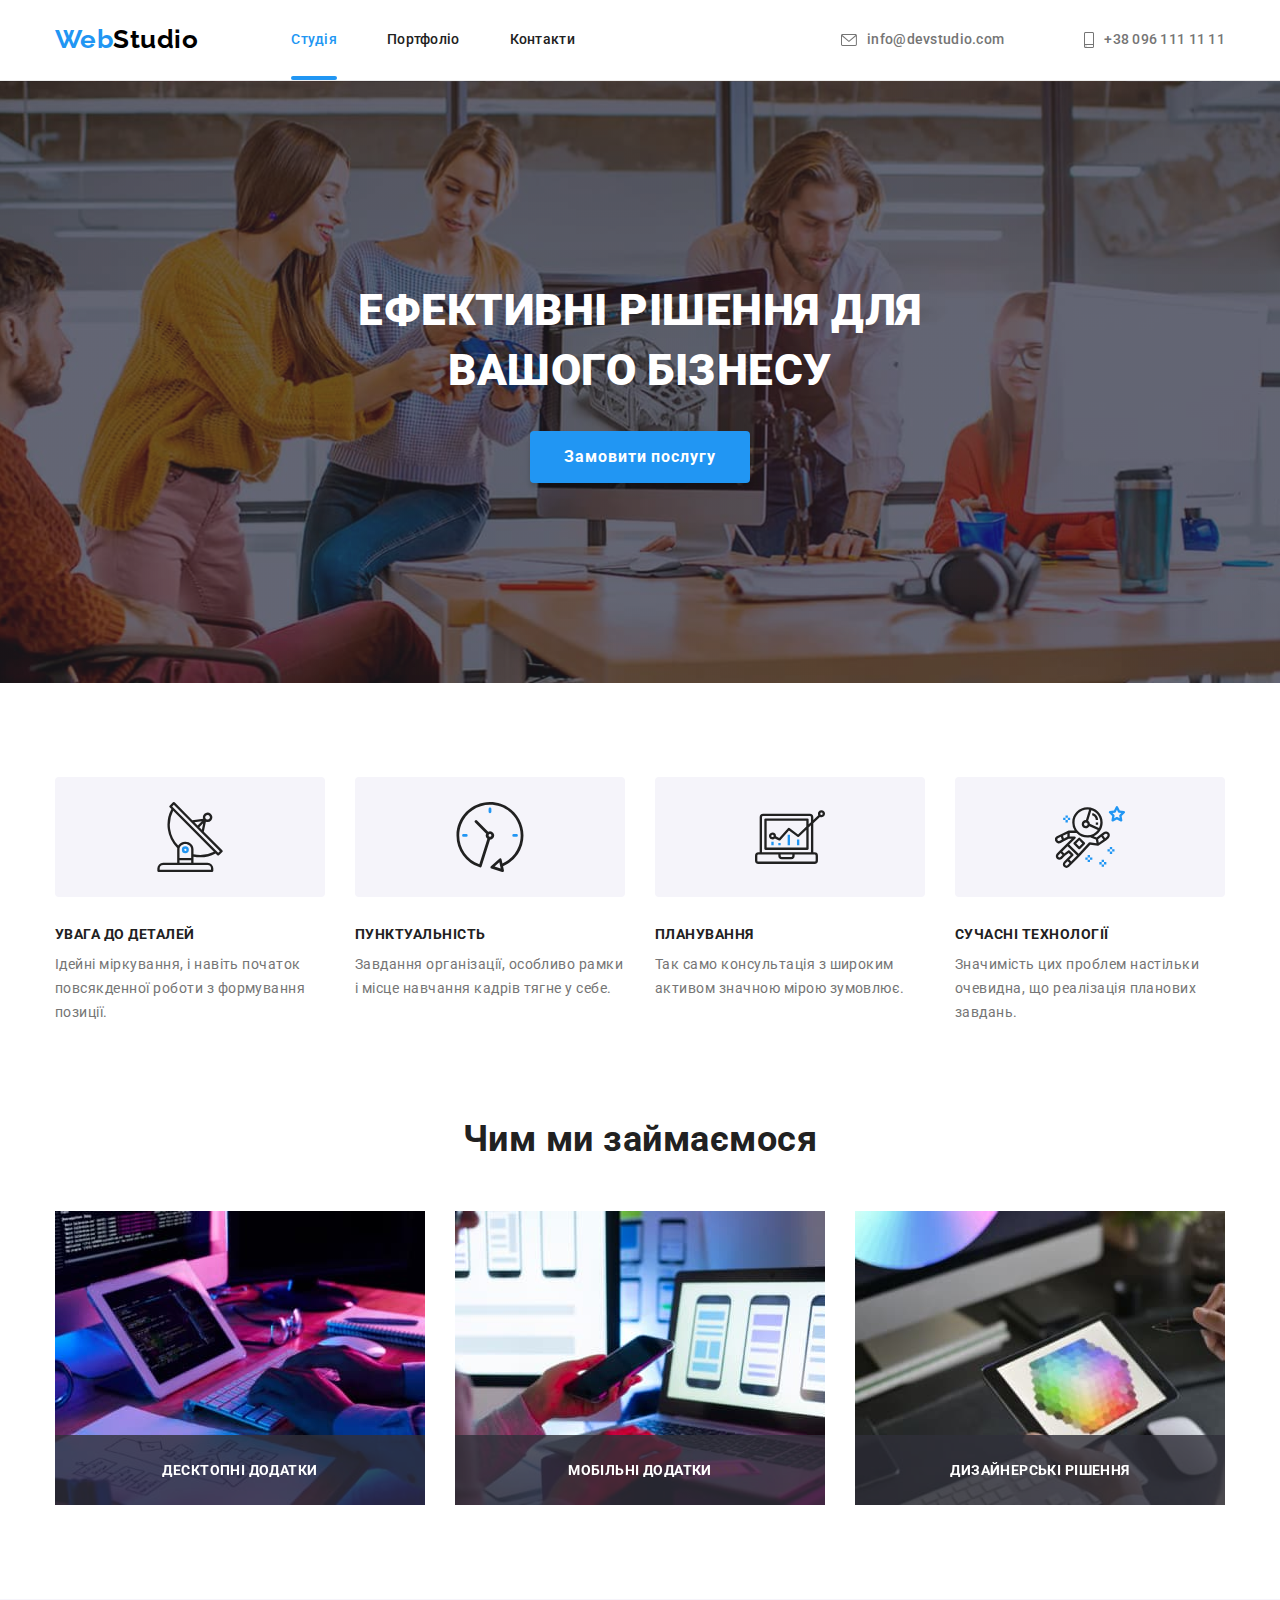
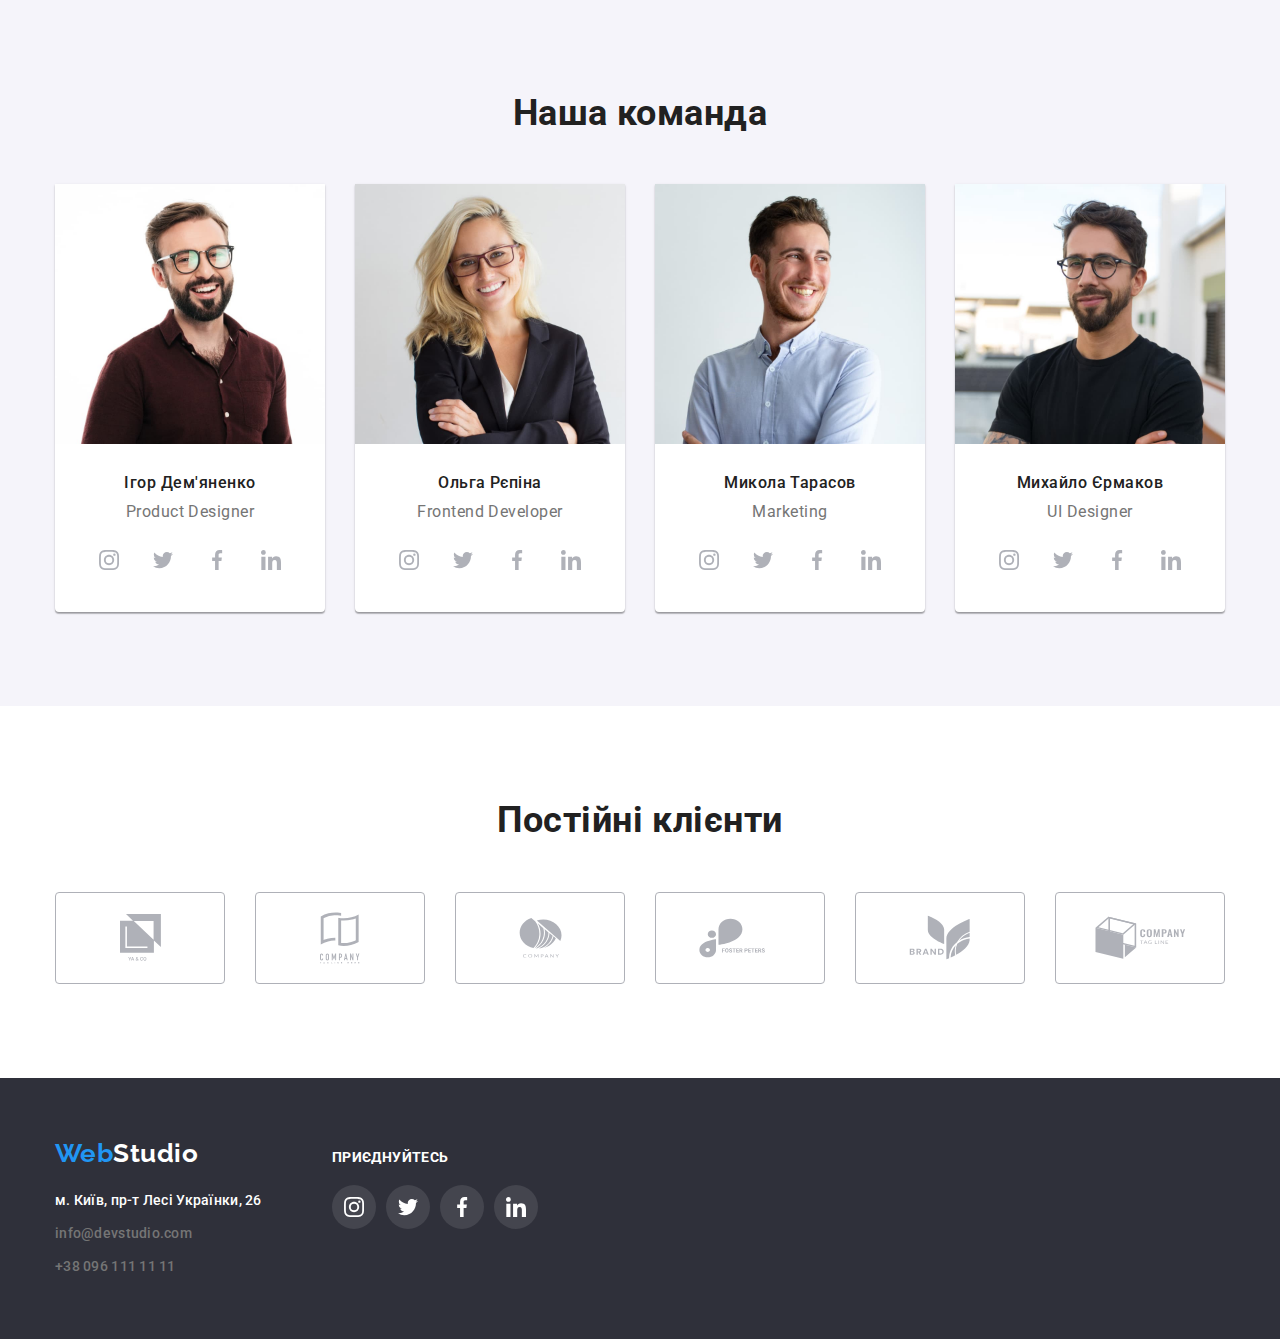
<file: index.html>
<!DOCTYPE html>
<html lang="uk">
  <head>
    <meta charset="UTF-8" />
    <meta http-equiv="X-UA-Compatible" content="IE=edge" />
    <meta name="viewport" content="width=device-width, initial-scale=1.0" />

    <!-- Шрифты -->

    <link rel="preconnect" href="https://fonts.googleapis.com" />
    <link rel="preconnect" href="https://fonts.gstatic.com" crossorigin />
    <link
      href="https://fonts.googleapis.com/css2?family=Roboto:wght@400;500;700;900&display=swap"
      rel="stylesheet"
    />
    <link rel="preconnect" href="https://fonts.googleapis.com" />
    <link rel="preconnect" href="https://fonts.gstatic.com" crossorigin />
    <link
      href="https://fonts.googleapis.com/css2?family=Raleway:wght@700&display=swap"
      rel="stylesheet"
    />

    <!-- Нормализация стилей -->

    <link
      rel="stylesheet"
      href="https://cdnjs.cloudflare.com/ajax/libs/modern-normalize/1.1.0/modern-normalize.min.css"
      integrity="sha512-wpPYUAdjBVSE4KJnH1VR1HeZfpl1ub8YT/NKx4PuQ5NmX2tKuGu6U/JRp5y+Y8XG2tV+wKQpNHVUX03MfMFn9Q=="
      crossorigin="anonymous"
      referrerpolicy="no-referrer"
    />

    <!-- Стили -->
    <link
      rel="stylesheet"
      href="https://cdnjs.cloudflare.com/ajax/libs/modern-normalize/1.0.0/modern-normalize.min.css"
    />
    <link rel="stylesheet" href="./CSS/styles.css" />

    <title>Main-Page</title>
  </head>

  <body>
    <header class="page-header">
      <div class="conteiner">
        <div class="header-content">
          <nav class="nav-main">
            <a class="logo" href="./index.html"> <span class="accent">Web</span>Studio</a>

            <ul class="navigation-list list">
              <li class="item">
                <a class="link object-hover accent menu-item menu-link-active" href="./index.html"
                  >Студія</a
                >
              </li>
              <li class="item">
                <a
                  class="link object-hover menu-item menu-link"
                  target="_blank"
                  href="./portfolio.html"
                  >Портфоліо</a
                >
              </li>
              <li class="item">
                <a class="link object-hover menu-item menu-link" href="#">Контакти</a>
              </li>
            </ul>
          </nav>

          <ul class="contacts list">
            <li class="item">
              <a
                href="mailto:info@devstudio.com"
                class="link secondary-color object-hover menu-item"
              >
                <svg class="icon-mail" width="16" height="12">
                  <use href="./images/symbol-defs.svg#icon-mail"></use>
                </svg>
                info@devstudio.com</a
              >
            </li>
            <li class="item">
              <a class="link secondary-color object-hover menu-item" href="tel:380961111111">
                <svg class="icon-phone" width="10" height="16">
                  <use href="./images/symbol-defs.svg#icon-phone"></use>
                </svg>
                +38 096 111 11 11</a
              >
            </li>
          </ul>
        </div>
      </div>
    </header>

    <main>
      <!-- Заказать услугу -->

      <section class="solutions">
        <div class="conteiner">
          <h1 class="solutions-title">Ефективні рішення для вашого бізнесу</h1>
          <button data-modal-open class="primary-button" type="button">Замовити послугу</button>
        </div>

        <!-- Бэкдроп + модалка -->
        <div class="backdrop is-hidden" data-modal>
          <div class="modal">
            <button data-modal-close type="button" class="modal-close-btn">
              <svg class="modal-close-icon" width="18" heigth="18">
                <use href="./images/symbol-defs.svg#icon-close"></use>
              </svg>
            </button>
          </div>
        </div>
      </section>

      <!-- Наши особенности -->

      <section class="properties-section">
        <div class="conteiner">
          <h2 class="visually-hidden">Наші особливості</h2>
          <ul class="properties list">
            <li class="item">
              <div class="prop-icon">
                <svg width="70" height="70">
                  <use href="./images/symbol-defs.svg#icon-antenna"></use>
                </svg>
              </div>

              <h3 class="properties-title">Увага до деталей</h3>
              <p class="properties-description">
                Ідейні міркування, і навіть початок повсякденної роботи з формування позиції.
              </p>
            </li>
            <li class="item">
              <div class="prop-icon">
                <svg width="70" height="70">
                  <use href="./images/symbol-defs.svg#icon-clock"></use>
                </svg>
              </div>

              <h3 class="properties-title">Пунктуальність</h3>
              <p class="properties-description">
                Завдання організації, особливо рамки і місце навчання кадрів тягне у себе.
              </p>
            </li>
            <li class="item">
              <div class="prop-icon">
                <svg width="70" height="70">
                  <use href="./images/symbol-defs.svg#icon-diagram"></use>
                </svg>
              </div>

              <h3 class="properties-title">Планування</h3>
              <p class="properties-description">
                Так само консультація з широким активом значною мірою зумовлює.
              </p>
            </li>
            <li class="item">
              <div class="prop-icon">
                <svg width="70" height="70">
                  <use href="./images/symbol-defs.svg#icon-astronaut"></use>
                </svg>
              </div>
              <h3 class="properties-title">Сучасні Технології</h3>
              <p class="properties-description">
                Значимість цих проблем настільки очевидна, що реалізація планових завдань.
              </p>
            </li>
          </ul>
        </div>
      </section>

      <!-- Чем занимается компания  -->

      <section class="services">
        <div class="conteiner">
          <h2 class="services-title">Чим ми займаємося</h2>
          <ul class="services-list list">
            <li class="item">
              <div class="services-image">
                <img src="images/img2.jpg" alt="Написання коду" width="370" height="294" />
                <div class="services-label">
                  <span class="label-description">Десктопні додатки</span>
                </div>
              </div>
            </li>
            <li class="item">
              <div class="services-image">
                <img src="images/img3.jpg" alt="Ноутбук з розміткою" width="370" height="294" />
                <div class="services-label">
                  <span class="label-description">Мобільні додатки</span>
                </div>
              </div>
            </li>
            <li class="item">
              <div class="services-image">
                <img src="images/img1.jpg" alt="Планшет" width="370" height="294" />
                <div class="services-label">
                  <span class="label-description">Дизайнерські рішення</span>
                </div>
              </div>
            </li>
          </ul>
        </div>
      </section>

      <!-- Команда -->

      <section class="team">
        <div class="conteiner">
          <h2 class="team-title">Наша команда</h2>
          <ul class="team-list list">
            <li class="item">
              <img src="images/team_card1.jpg" alt="Ігор Дем'яненко" height="260" width="270" />
              <div class="team-card-description">
                <h3 class="team-member-name">Ігор Дем'яненко</h3>
                <p class="job-title">Product Designer</p>
                <ul class="list join-us-list">
                  <li>
                    <a class="link ellipse" href="#">
                      <svg class="icon" width="20" height="20">
                        <use href="./images/symbol-defs.svg#icon-instagram"></use>
                      </svg>
                    </a>
                  </li>
                  <li>
                    <a class="link ellipse" href="#">
                      <svg class="" width="20" height="20">
                        <use href="./images/symbol-defs.svg#icon-twitter"></use>
                      </svg>
                    </a>
                  </li>
                  <li>
                    <a class="link ellipse" href="#">
                      <svg class="" width="20" height="20">
                        <use href="./images/symbol-defs.svg#icon-facebook"></use>
                      </svg>
                    </a>
                  </li>
                  <li>
                    <a class="link ellipse" href="#">
                      <svg class="" width="20" height="20">
                        <use href="./images/symbol-defs.svg#icon-linkedin"></use>
                      </svg>
                    </a>
                  </li>
                </ul>
              </div>
            </li>
            <li class="item">
              <img src="images/team_card2.jpg" alt="Ольга Рєпіна" height="260" width="270" />
              <div class="team-card-description">
                <h3 class="team-member-name">Ольга Рєпіна</h3>
                <p class="job-title">Frontend Developer</p>
              </div>
              <div class="team-card-social-links">
                <ul class="list join-us-list">
                  <li>
                    <a class="link ellipse" href="#">
                      <svg class="icon" width="20" height="20">
                        <use href="./images/symbol-defs.svg#icon-instagram"></use>
                      </svg>
                    </a>
                  </li>
                  <li>
                    <a class="link ellipse" href="#">
                      <svg class="" width="20" height="20">
                        <use href="./images/symbol-defs.svg#icon-twitter"></use>
                      </svg>
                    </a>
                  </li>
                  <li>
                    <a class="link ellipse" href="#">
                      <svg class="" width="20" height="20">
                        <use href="./images/symbol-defs.svg#icon-facebook"></use>
                      </svg>
                    </a>
                  </li>
                  <li>
                    <a class="link ellipse" href="#">
                      <svg class="" width="20" height="20">
                        <use href="./images/symbol-defs.svg#icon-linkedin"></use>
                      </svg>
                    </a>
                  </li>
                </ul>
              </div>
            </li>
            <li class="item">
              <img src="images/team_card3.jpg" alt="Микола Тарасов" height="260" width="270" />
              <div class="team-card-description">
                <h3 class="team-member-name">Микола Тарасов</h3>
                <p class="job-title">Marketing</p>
              </div>
              <div class="team-card-social-links">
                <ul class="list join-us-list">
                  <li>
                    <a class="link ellipse" href="#">
                      <svg class="icon" width="20" height="20">
                        <use href="./images/symbol-defs.svg#icon-instagram"></use>
                      </svg>
                    </a>
                  </li>
                  <li>
                    <a class="link ellipse" href="#">
                      <svg class="" width="20" height="20">
                        <use href="./images/symbol-defs.svg#icon-twitter"></use>
                      </svg>
                    </a>
                  </li>
                  <li>
                    <a class="link ellipse" href="#">
                      <svg class="" width="20" height="20">
                        <use href="./images/symbol-defs.svg#icon-facebook"></use>
                      </svg>
                    </a>
                  </li>
                  <li>
                    <a class="link ellipse" href="#">
                      <svg class="" width="20" height="20">
                        <use href="./images/symbol-defs.svg#icon-linkedin"></use>
                      </svg>
                    </a>
                  </li>
                </ul>
              </div>
            </li>
            <li class="item">
              <img src="images/team_card4.jpg" alt="Михайло Єрмаков" height="260" width="270" />
              <div class="team-card-description">
                <h3 class="team-member-name">Михайло Єрмаков</h3>
                <p class="job-title">UI Designer</p>
              </div>
              <div class="team-card-social-links">
                <ul class="list join-us-list">
                  <li>
                    <a class="link ellipse" href="#">
                      <svg class="icon" width="20" height="20">
                        <use href="./images/symbol-defs.svg#icon-instagram"></use>
                      </svg>
                    </a>
                  </li>
                  <li>
                    <a class="link ellipse" href="#">
                      <svg class="" width="20" height="20">
                        <use href="./images/symbol-defs.svg#icon-twitter"></use>
                      </svg>
                    </a>
                  </li>
                  <li>
                    <a class="link ellipse" href="#">
                      <svg class="icon" width="20" height="20">
                        <use href="./images/symbol-defs.svg#icon-facebook"></use>
                      </svg>
                    </a>
                  </li>
                  <li>
                    <a class="link ellipse" href="#">
                      <svg class="" width="20" height="20">
                        <use href="./images/symbol-defs.svg#icon-linkedin"></use>
                      </svg>
                    </a>
                  </li>
                </ul>
              </div>
            </li>
          </ul>
        </div>
      </section>

      <!-- Clients -->

      <section class="clients-section">
        <div class="conteiner">
          <h2 class="clients-title">Постійні клієнти</h2>
          <ul class="list clients-list">
            <li class="client-card">
              <a class="icon" href="#">
                <svg class="" width="41" height="47">
                  <use href="./images/symbol-defs.svg#icon-company1"></use>
                </svg>
              </a>
            </li>
            <li class="client-card">
              <a class="icon" href="#">
                <svg class="" width="40" height="52">
                  <use href="./images/symbol-defs.svg#icon-company2"></use>
                </svg>
              </a>
            </li>
            <li class="client-card">
              <a class="icon" href="#">
                <svg class="" width="43" height="41">
                  <use href="./images/symbol-defs.svg#icon-company3"></use>
                </svg>
              </a>
            </li>
            <li class="client-card">
              <a class="icon" href="#">
                <svg class="" width="84" height="40">
                  <use href="./images/symbol-defs.svg#icon-company4"></use>
                </svg>
              </a>
            </li>
            <li class="client-card">
              <a class="icon" href="#">
                <svg class="" width="62" height="45">
                  <use href="./images/symbol-defs.svg#icon-company5"></use>
                </svg>
              </a>
            </li>
            <li class="client-card">
              <a class="icon" href="#">
                <svg class="" width="93" height="43">
                  <use href="./images/symbol-defs.svg#icon-company6"></use>
                </svg>
              </a>
            </li>
          </ul>
        </div>
      </section>
    </main>

    <!-- Футер -->

    <footer class="page-footer">
      <div class="conteiner footer-box">
        <div class="">
          <a class="footer-logo" href="./index.html"><span class="accent">Web</span>Studio</a>
          <address>
            <ul class="footer-list list">
              <li class="item">
                <a
                  class="link adress footer-links"
                  href="https://goo.gl/maps/vd1wUgFahHGeQAre9"
                  target="_blank"
                  rel="noreferrer noopener nofollow"
                  >м. Київ, пр-т Лесі Українки, 26</a
                >
              </li>
              <li class="item">
                <a
                  class="link secondary-color object-hover footer-links"
                  href="mailto:info@devstudio.com"
                  >info@devstudio.com</a
                >
              </li>
              <li class="item">
                <a class="link secondary-color object-hover footer-links" href="tel:380961111111"
                  >+38 096 111 11 11</a
                >
              </li>
            </ul>
          </address>
        </div>
        <div class="social-links">
          <p class="join-title">приєднуйтесь</p>
          <ul class="list footer-join-us-list">
            <li>
              <a class="link ellipse" href="#">
                <svg class="icon" width="20" height="20">
                  <use href="./images/symbol-defs.svg#icon-instagram"></use>
                </svg>
              </a>
            </li>
            <li>
              <a class="link ellipse" href="#">
                <svg class="" width="20" height="20">
                  <use href="./images/symbol-defs.svg#icon-twitter"></use>
                </svg>
              </a>
            </li>
            <li>
              <a class="link ellipse" href="#">
                <svg class="" width="20" height="20">
                  <use href="./images/symbol-defs.svg#icon-facebook"></use>
                </svg>
              </a>
            </li>
            <li>
              <a class="link ellipse" href="#">
                <svg class="" width="20" height="20">
                  <use href="./images/symbol-defs.svg#icon-linkedin"></use>
                </svg>
              </a>
            </li>
          </ul>
        </div>
      </div>
    </footer>
    <script src="./js/modal.js"></script>
  </body>
</html>
</file>
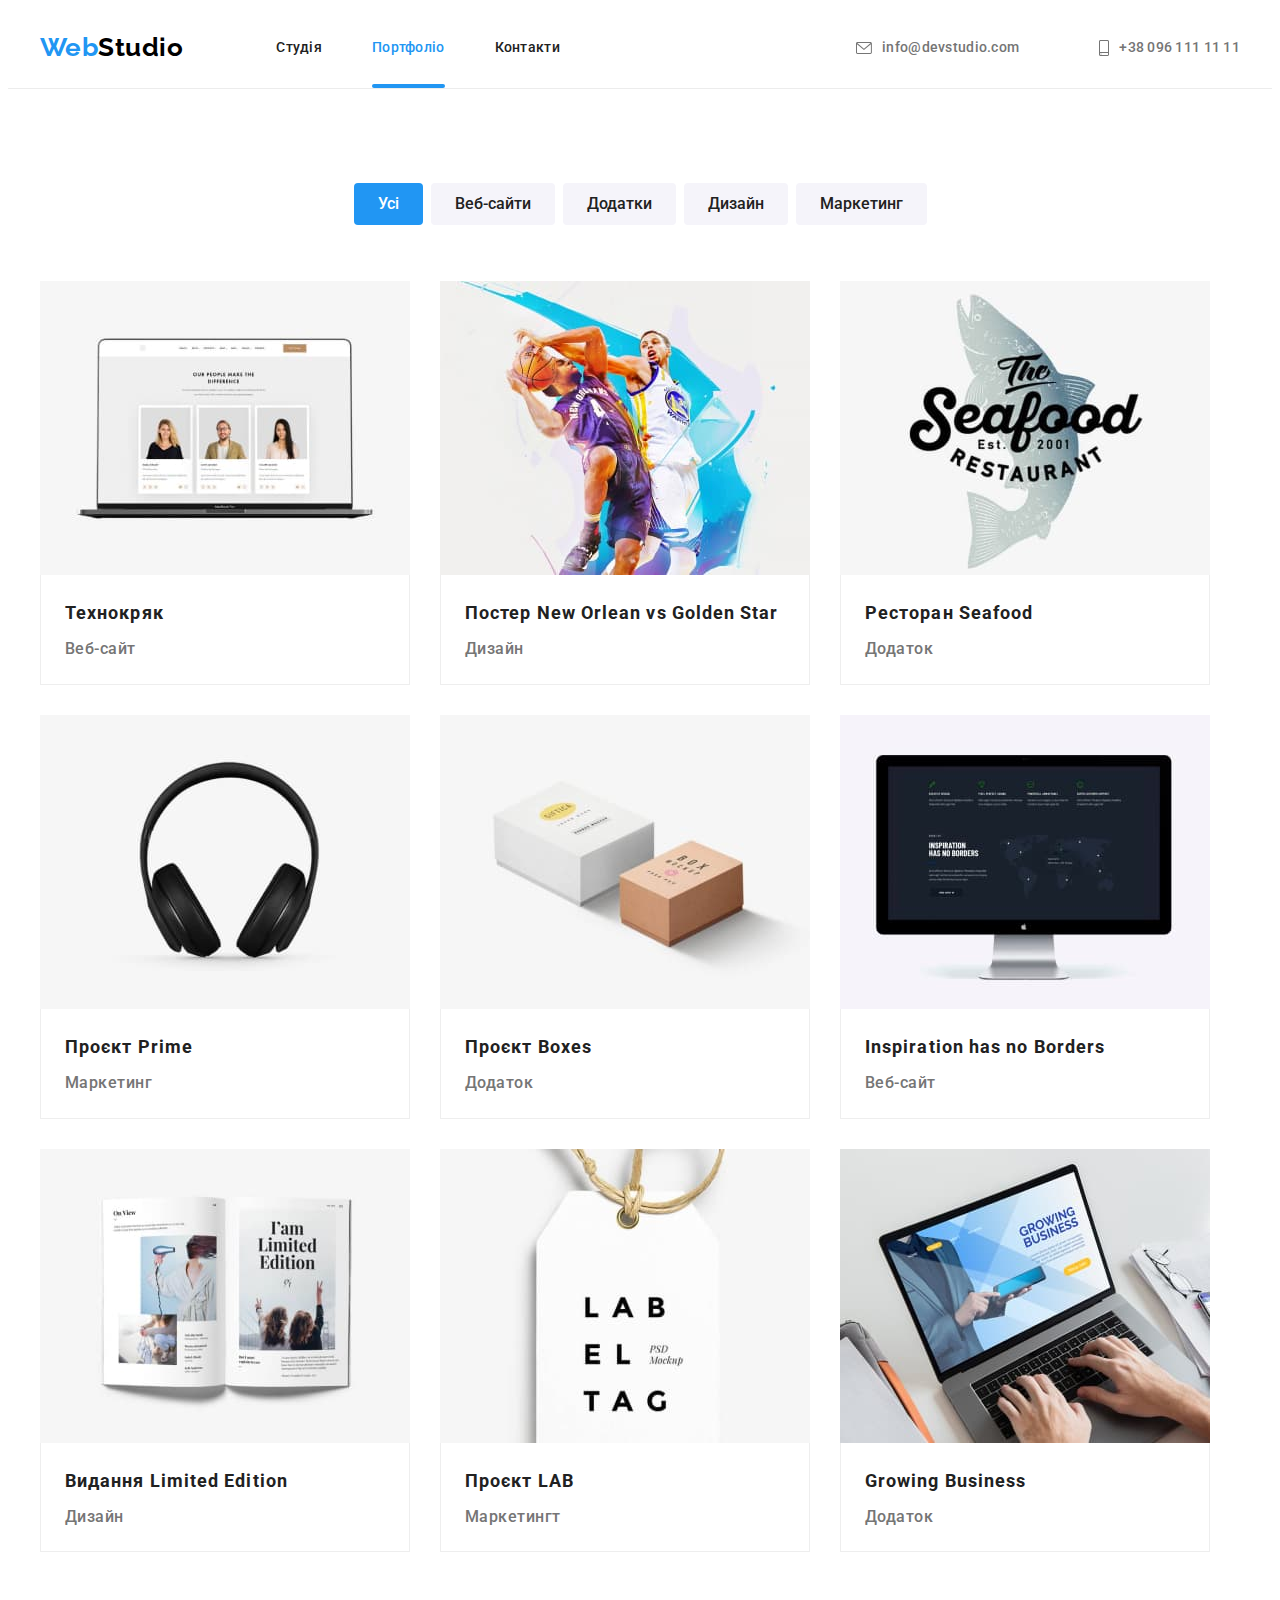
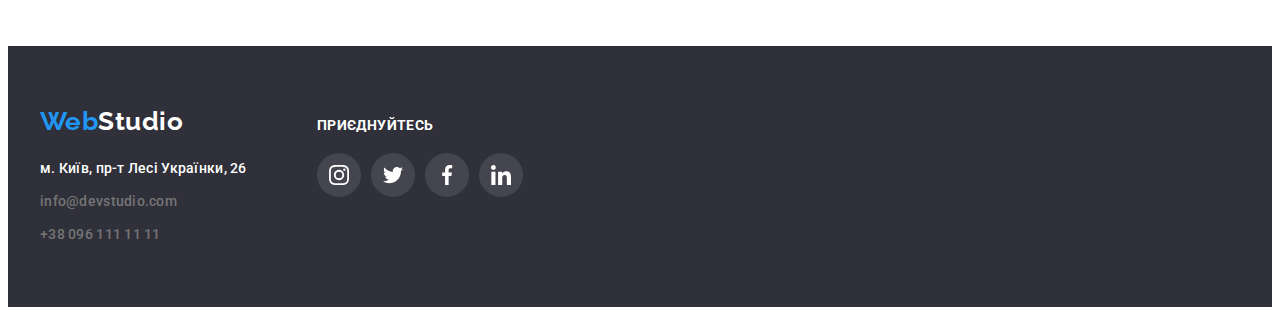
<file: portfolio.html>
<!DOCTYPE html>
<html lang="uk">
  <head>
    <meta charset="UTF-8" />
    <meta http-equiv="X-UA-Compatible" content="IE=edge" />
    <meta name="viewport" content="width=device-width, initial-scale=1.0" />

    <!-- Шрифты -->

    <link rel="preconnect" href="https://fonts.googleapis.com" />
    <link rel="preconnect" href="https://fonts.gstatic.com" crossorigin />
    <link
      href="https://fonts.googleapis.com/css2?family=Roboto:wght@400;500;700;900&display=swap"
      rel="stylesheet"
    />
    <link rel="preconnect" href="https://fonts.googleapis.com" />
    <link rel="preconnect" href="https://fonts.gstatic.com" crossorigin />
    <link
      href="https://fonts.googleapis.com/css2?family=Raleway:wght@700&display=swap"
      rel="stylesheet"
    />

    <!-- Нормализация стилей -->

    <link
      rel="stylesheet"
      href="https://cdnjs.cloudflare.com/ajax/libs/modern-normalize/1.1.0/modern-normalize.min.css"
      integrity="sha512-wpPYUAdjBVSE4KJnH1VR1HeZfpl1ub8YT/NKx4PuQ5NmX2tKuGu6U/JRp5y+Y8XG2tV+wKQpNHVUX03MfMFn9Q=="
      crossorigin="anonymous"
      referrerpolicy="no-referrer"
    />
    <!-- Стили -->

    <link rel="stylesheet" href="./CSS/styles.css" />
    <title>Portfolio</title>
  </head>

  <body>
    <header class="page-header">
      <div class="conteiner">
        <div class="header-content">
          <nav class="nav-main">
            <a class="logo" href="./index.html"> <span class="accent">Web</span>Studio</a>

            <ul class="navigation-list list">
              <li class="item">
                <a class="link object-hover menu-item menu-link" href="./index.html">Студія</a>
              </li>
              <li class="item">
                <a
                  class="link object-hover accent menu-item menu-link-active"
                  href="./portfolio.html"
                  >Портфоліо</a
                >
              </li>
              <li class="item">
                <a class="link object-hover menu-item menu-link" href="#">Контакти</a>
              </li>
            </ul>
          </nav>

          <ul class="contacts list">
            <li class="item">
              <a
                href="mailto:info@devstudio.com"
                class="link secondary-color object-hover menu-item"
              >
                <svg class="icon-mail" width="16" height="12">
                  <use href="./images/symbol-defs.svg#icon-mail"></use>
                </svg>
                info@devstudio.com</a
              >
            </li>
            <li class="item">
              <a class="link secondary-color object-hover menu-item" href="tel:380961111111">
                <svg class="icon-phone" width="10" height="16">
                  <use href="./images/symbol-defs.svg#icon-phone"></use>
                </svg>
                +38 096 111 11 11</a
              >
            </li>
          </ul>
        </div>
      </div>
    </header>

    <main>
      <section class="projects">
        <div class="conteiner">
          <h1 class="visually-hidden">Наші проєкти</h1>
          <ul class="buttons-list list">
            <li class="menu-button">
              <button class="blue-button button" type="button">Усі</button>
            </li>
            <li class="menu-button">
              <button class="grey-button button" type="button">Веб-сайти</button>
            </li>
            <li class="menu-button">
              <button class="grey-button button" type="button">Додатки</button>
            </li>
            <li class="menu-button">
              <button class="grey-button button" type="button">Дизайн</button>
            </li>
            <li class="menu-button">
              <button class="grey-button button" type="button">Маркетинг</button>
            </li>
          </ul>

          <ul class="projects-list list">
            <li>
              <a class="link item" href="#">
                <div class="project-card">
                  <img src="./images/project1.jpg" alt="Комп'ютер" width="370" height="294" />
                  <div class="card-overlay">
                    <p class="overlay-description">
                      Ресурс пропонує комплексні пропозиції з різним рівнем функціоналу та сервісів.
                      Все це дозволить відвідувачу отримати вичерпні відомості про компанію чи
                      приватну особу.
                    </p>
                  </div>
                </div>
                <div class="card-description">
                  <h2 class="project-title">Технокряк</h2>
                  <p class="projects-description">Веб-сайт</p>
                </div></a
              >
            </li>
            <li>
              <a class="link item" href="#">
                <div class="project-card">
                  <img src="./images/project2.jpg" alt="Комп'ютер" width="370" height="294" />
                  <div class="card-overlay">
                    <p class="overlay-description">
                      Ресурс пропонує комплексні пропозиції з різним рівнем функціоналу та сервісів.
                      Все це дозволить відвідувачу отримати вичерпні відомості про компанію чи
                      приватну особу.
                    </p>
                  </div>
                </div>

                <div class="card-description">
                  <h2 class="project-title">Постер New Orlean vs Golden Star</h2>
                  <p class="projects-description">Дизайн</p>
                </div></a
              >
            </li>
            <li>
              <a class="link item" href="#">
                <div class="project-card">
                  <img src="./images/project3.jpg" alt="Комп'ютер" width="370" height="294" />
                  <div class="card-overlay">
                    <p class="overlay-description">
                      Ресурс пропонує комплексні пропозиції з різним рівнем функціоналу та сервісів.
                      Все це дозволить відвідувачу отримати вичерпні відомості про компанію чи
                      приватну особу.
                    </p>
                  </div>
                </div>
                <div class="card-description">
                  <h2 class="project-title">Ресторан Seafood</h2>
                  <p class="projects-description">Додаток</p>
                </div>
              </a>
            </li>
            <li class="">
              <a class="link item" href="#">
                <div class="project-card">
                  <img src="./images/project4.jpg" alt="Комп'ютер" width="370" height="294" />
                  <div class="card-overlay">
                    <p class="overlay-description">
                      Ресурс пропонує комплексні пропозиції з різним рівнем функціоналу та сервісів.
                      Все це дозволить відвідувачу отримати вичерпні відомості про компанію чи
                      приватну особу.
                    </p>
                  </div>
                </div>
                <div class="card-description">
                  <h2 class="project-title">Проєкт Prime</h2>
                  <p class="projects-description">Маркетинг</p>
                </div></a
              >
            </li>
            <li class="">
              <a class="link item" href="#">
                <div class="project-card">
                  <img src="./images/project5.jpg" alt="Комп'ютер" width="370" height="294" />
                  <div class="card-overlay">
                    <p class="overlay-description">
                      Ресурс пропонує комплексні пропозиції з різним рівнем функціоналу та сервісів.
                      Все це дозволить відвідувачу отримати вичерпні відомості про компанію чи
                      приватну особу.
                    </p>
                  </div>
                </div>
                <div class="card-description">
                  <h2 class="project-title">Проєкт Boxes</h2>
                  <p class="projects-description">Додаток</p>
                </div></a
              >
            </li>
            <li class="">
              <a class="link item" href="#">
                <div class="project-card">
                  <img src="./images/project6.jpg" alt="Комп'ютер" width="370" height="294" />
                  <div class="card-overlay">
                    <p class="overlay-description">
                      Ресурс пропонує комплексні пропозиції з різним рівнем функціоналу та сервісів.
                      Все це дозволить відвідувачу отримати вичерпні відомості про компанію чи
                      приватну особу.
                    </p>
                  </div>
                </div>
                <div class="card-description">
                  <h2 class="project-title">Inspiration has no Borders</h2>
                  <p class="projects-description">Веб-сайт</p>
                </div></a
              >
            </li>
            <li class="">
              <a class="link item" href="#">
                <div class="project-card">
                  <img src="./images/project7.jpg" alt="Комп'ютер" width="370" height="294" />
                  <div class="card-overlay">
                    <p class="overlay-description">
                      Ресурс пропонує комплексні пропозиції з різним рівнем функціоналу та сервісів.
                      Все це дозволить відвідувачу отримати вичерпні відомості про компанію чи
                      приватну особу.
                    </p>
                  </div>
                </div>
                <div class="card-description">
                  <h2 class="project-title">Видання Limited Edition</h2>
                  <p class="projects-description">Дизайн</p>
                </div></a
              >
            </li>
            <li class="">
              <a class="link item" href="#">
                <div class="project-card">
                  <img src="./images/project8.jpg" alt="Комп'ютер" width="370" height="294" />
                  <div class="card-overlay">
                    <p class="overlay-description">
                      Ресурс пропонує комплексні пропозиції з різним рівнем функціоналу та сервісів.
                      Все це дозволить відвідувачу отримати вичерпні відомості про компанію чи
                      приватну особу.
                    </p>
                  </div>
                </div>
                <div class="card-description">
                  <h2 class="project-title">Проєкт LAB</h2>
                  <p class="projects-description">Маркетингт</p>
                </div></a
              >
            </li>
            <li class="">
              <a class="link item" href="#">
                <div class="project-card">
                  <img src="./images/project9.jpg" alt="Комп'ютер" width="370" height="294" />
                  <div class="card-overlay">
                    <p class="overlay-description">
                      Ресурс пропонує комплексні пропозиції з різним рівнем функціоналу та сервісів.
                      Все це дозволить відвідувачу отримати вичерпні відомості про компанію чи
                      приватну особу.
                    </p>
                  </div>
                </div>
                <div class="card-description">
                  <h2 class="project-title">Growing Business</h2>
                  <p class="projects-description">Додаток</p>
                </div></a
              >
            </li>
          </ul>
        </div>
      </section>
    </main>

    <footer class="page-footer">
      <div class="conteiner footer-box">
        <div class="">
          <a class="footer-logo" href="./index.html"><span class="accent">Web</span>Studio</a>
          <address>
            <ul class="footer-list list">
              <li class="item">
                <a
                  class="link adress footer-links"
                  href="https://goo.gl/maps/vd1wUgFahHGeQAre9"
                  target="_blank"
                  rel="noreferrer noopener nofollow"
                  >м. Київ, пр-т Лесі Українки, 26</a
                >
              </li>
              <li class="item">
                <a
                  class="link secondary-color object-hover footer-links"
                  href="mailto:info@devstudio.com"
                  >info@devstudio.com</a
                >
              </li>
              <li class="item">
                <a class="link secondary-color object-hover footer-links" href="tel:380961111111"
                  >+38 096 111 11 11</a
                >
              </li>
            </ul>
          </address>
        </div>
        <div class="social-links">
          <p class="join-title">приєднуйтесь</p>
          <ul class="list footer-join-us-list">
            <li>
              <a class="link ellipse" href="#">
                <svg class="icon" width="20" height="20">
                  <use href="./images/symbol-defs.svg#icon-instagram"></use>
                </svg>
              </a>
            </li>
            <li>
              <a class="link ellipse" href="#">
                <svg class="" width="20" height="20">
                  <use href="./images/symbol-defs.svg#icon-twitter"></use>
                </svg>
              </a>
            </li>
            <li>
              <a class="link ellipse" href="#">
                <svg class="" width="20" height="20">
                  <use href="./images/symbol-defs.svg#icon-facebook"></use>
                </svg>
              </a>
            </li>
            <li>
              <a class="link ellipse" href="#">
                <svg class="" width="20" height="20">
                  <use href="./images/symbol-defs.svg#icon-linkedin"></use>
                </svg>
              </a>
            </li>
          </ul>
        </div>
      </div>
    </footer>
  </body>
</html>
</file>
<file: CSS/styles.css>
:root{
    --accent-color: #2196F3;
    --main-color: #212121;
    --secondary-color:#757575; 
    --button-color:#F5F4FA;
    --button-active-color: #188CE8; 
    --white-color: #FFFFFF;
    --solutions-bg-color: #2F303A;
    --black-color: #000000; 
    --gradient-color:rgba(47, 48, 58, 0.4); 
    --icon-grey-color: #AFB1B8;
}

*:focus {
    outline: none;
}


body {
    color: var(--white-color);
    background-color: var(--white-color);

    font-family: 'Roboto', sans-serif;
    letter-spacing: 0.03em;
}

.page-header{
    border-bottom: 1px solid #ECECEC;
}

.header-content{
    display: flex;
    justify-content: space-between;
}

.conteiner{
    width: 1200px;
    padding-right: 15px;
    padding-left: 15px;
    margin-right: auto;
    margin-left: auto;
}

/* Обнуление списков */

.list {
    list-style: none;
    margin: 0;
    padding: 0;
}

/* Обнуление заголовков */

h1,h2,h3{
    margin: 0;
}

p{
    margin: 0;
}

/* Для всех ссылок */

.link {
  color: var(--main-color);
  text-decoration: none;

  font-weight: 500;
  font-size: 14px;
  line-height: 1.14;
  letter-spacing: 0.02em;
}

/*Ховеры */

.object-hover:hover,
.object-hover:focus {
    color: var(--accent-color);
}

img{
    display: block;
}

/* Логотип */

.logo{

    padding-top: 24px;
    padding-bottom: 25px;
    margin-right: 93px;
    /* margin-left: 215px; */

    color: var(--black-color);
    text-decoration: none;
    font-family: 'Raleway';
    font-weight: 700;
    font-size: 26px;
    line-height: 1.19;
}

.menu-item{
    display: flex;
    align-items: center;
    padding-top: 32px;
    padding-bottom: 32px;
    transition: color 250ms cubic-bezier(0.4, 0, 0.2, 1);
}

/* Контакты */

.contacts {

    display: flex;

    color: var(--main-color);
    text-decoration: none;

    font-weight: 500;
    font-size: 14px;
    line-height: 1.14;
    letter-spacing: 0.02em;
}

.contacts .item + .item{
    margin-left: 50px;
}

.icon-mail {
    margin-right: 10px;
    fill: currentColor;
}

.icon-phone{
    margin-right: 10px;
    fill: currentColor;
    margin-left: 30px;
}

/* Навигация */

.navigation-list{
    display: flex;
    color: var(--main-color);
    text-decoration: none;

    font-weight: 500;
    font-size: 14px;
    line-height: 1.14;
    letter-spacing: 0.02em;
}

.menu-link-active{
    position: relative;
}

.menu-link-active::after{
    content: '';
    position: absolute;

    bottom: 0;
    width: 100%;
    height: 4px;
    background-color: var(--accent-color);
    border-radius: 2px;

}

.menu-link {
    position: relative;
}

.menu-link::after {
    content: '';
    position: absolute;
    opacity: 0;
    bottom: 0;
    width: 100%;
    height: 4px;
    background-color: var(--accent-color);
    border-radius: 2px;
    transition: opacity 250ms cubic-bezier(0.4, 0, 0.2, 1);
}

.menu-link:hover:after,
.menu-link:focus:after{
    opacity: 1;
}



.navigation-list .item + .item{
    margin-left: 50px;
}



.nav-main {
    display: flex;
}

/* Заказать услугу */

.solutions{
    text-align: center;
    padding-top: 200px;
    padding-bottom: 200px;
    background-image: linear-gradient(
        to bottom,
        var(--gradient-color),
        var(--gradient-color)
    ),
    url('../images/bg\ img.jpg');
    max-width: 1600px;
    margin: 0 auto;
    background-position: center;
    background-size: cover;
}

.solutions-title{
    color: var(--white-color);
    font-weight: 900;
    font-size: 44px;
    line-height: 1.36;
    width: 700px;
    margin-left: auto;
    margin-right: auto;
    text-transform: uppercase;

    /* Геометрия */

    margin-bottom: 30px;
}

.primary-button{
    display: block;
    margin-right: auto;
    margin-left: auto;
    transition: background-color 250ms cubic-bezier(0.4, 0, 0.2, 1);

    background-color: var(--accent-color);
    color: var(--white-color);
    font-weight: 700;
    font-size: 16px;
    line-height: 1.8;
    letter-spacing: 0.06em;


    cursor: pointer;
    padding: 10px 32px;
    box-shadow: 0px 4px 4px rgba(0, 0, 0, 0.15);
    border-radius: 4px;
    border-color: transparent;
    
}

.primary-button:hover,
.primary-button:focus{
    background-color: var(--button-active-color);
}


/* Особенности */

.properties{
    display: flex;
    gap: 30px;
}

.properties .item{
    flex-basis: calc((100% - 90px ) / 4);

}

.properties-title{
    margin-bottom: 10px;
    color: var(--main-color); 
    font-weight: 700;
    font-size: 14px;
    line-height: 1.14;
    text-transform: uppercase;
}

.properties-description{
    color: var(--secondary-color);
    font-weight: 400;
    font-size: 14px;
    line-height: 1.7;
}

.properties-section{
    padding-top: 94px;
    padding-bottom: 94px;
}

.prop-icon{
    display: flex;
    align-items: center;
    justify-content: center;
    background-color: var(--button-color);
    width: 100%;
    height: 120px;
    margin-bottom: 30px;
    border-radius: 4px;
}

/* Чим ми займаємося */

.services{
    padding-bottom: 94px;
}

.services-title{

    margin-bottom: 50px;

    color: var(--main-color);
    font-weight: 700;
    font-size: 36px;
    line-height: 1.16;
    text-align: center;
}

.services .list{
    display: flex;
    gap: 30px;
}

.services-list .item{
    flex-basis: calc((100% - 60px)/3);
}

.services-image{
    position: relative;
}

.services-label{
    display: flex;
    justify-content: center;
    align-items: center;
    position: absolute;
    bottom: 0;
    left: 0;
    width: 100%;
    height: 70px;
    background-color: rgba(47, 48, 58, 0.8);
    
}

.label-description{
    
    font-weight: 700;
    font-size: 14px;
    line-height: 16px;
    text-align: center;
    letter-spacing: 0.03em;
    text-transform: uppercase;
        
}

/* Команда */

.team {
    background-color: var(--button-color);
    padding-bottom: 94px;
    padding-top: 94px;

}

.team-list{
    display: flex;
    gap: 30px;

}

.team-list .item{
    flex-basis: calc((100% - 90px)/4);
}

.team-list .item{
    background-color: var(--white-color);
    box-shadow: 0px 1px 3px rgba(0, 0, 0, 0.12), 0px 1px 1px rgba(0, 0, 0, 0.14), 0px 2px 1px rgba(0, 0, 0, 0.2);
    border-radius: 0px 0px 4px 4px;
}

.team-card-description{
    padding-top: 30px;
    text-align: center;
}

.team-title{
    margin-bottom: 50px;
    
    color: var(--main-color);
    font-weight: 700;
    font-size: 36px;
    line-height: 1.16;
    text-align: center;
}

.team-member-name{

    margin-bottom: 10px;

    color: var(--main-color);
    list-style: none;
    font-weight: 500;
    font-size: 16px;
    line-height: 1.18;
}

.job-title{
    color: var(--secondary-color);
    font-size: 16px;
    line-height: 1.18;
    margin-bottom: 16px;
    
}

.team-card-description{
    background-color: var(--white-color);
}

.team-card-social-links{
   padding-right: 32px;
    padding-left: 32px;
    padding-bottom: 30px;
}

.clients-list{
    display: flex;
    gap: 30px;
}

.clients-list .client{
    flex-basis: calc((100% - 150px) / 6);
}

.clients-section{
    padding-top: 94px;
    padding-bottom: 94px;
}


.client-card {
    width: 170px;
    height: 92px;

    border: 1px solid var(--icon-grey-color);
    border-radius: 4px;

    fill: var(--icon-grey-color);
}

.client-card .icon{
    width: 100%;
    height: 100%;
    display: flex;
    align-items: center;
    justify-content: center;

    transition: background-color 250ms cubic-bezier(0.4, 0, 0.2, 1), fill 250ms cubic-bezier(0.4, 0, 0.2, 1);
}

.client-card .icon:hover,
.client-card .icon:focus{
    fill: var(--accent-color);
}

.client-card:hover,
.client-card:focus {
    border: 1px solid var(--accent-color);
}

.clients-title{
    margin-bottom: 50px;

    color: var(--main-color);
    font-weight: 700;
    font-size: 36px;
    line-height: 1.16;
    text-align: center;
}



/* Футер */
.page-footer{
    background-color: var(--solutions-bg-color);
    padding-top: 60px;
    padding-bottom: 60px;
   
    
}

.footer-box{
    display: flex;
    align-items: baseline;
}

.footer-links{
    font-style: normal;
    font-size: 14px;
    line-height: 1.71;
    transition: color 250ms cubic-bezier(0.4, 0, 0.2, 1);
}

.social-links{
    margin-left: 70px; 
}

.adress{
    color: var(--white-color);
   
}


.footer-join-us-list{
    display: flex;
    gap: 10px;
}

.join-us-list{
    display: flex;
    gap: 10px;
    justify-content: center;
}

.join-us-list .link{
    color: var(--icon-grey-color);
}


.ellipse{
    display: flex;
    justify-content: center;
    align-items: center;

    background-color: rgba(255, 255, 255, 0.1);
    border-radius: 50%;
    width: 44px;
    height: 44px;
    text-align: center;
    fill: currentColor;
    transition: background-color 250ms cubic-bezier(0.4, 0, 0.2, 1), fill 250ms cubic-bezier(0.4, 0, 0.2, 1);
}


.ellipse:focus,
.ellipse:hover {
    background-color: var(--accent-color);
    fill: var(--white-color);
}

.join-title{
    margin-bottom: 20px;

    font-weight: 700;
    font-size: 14px;
    line-height: 16px;
    letter-spacing: 0.03em;
    text-transform: uppercase;
}

.footer-join-us-list .link{
    color: var(--white-color);
}

.footer-logo{

   display: block;
   margin-bottom: 20px;

    color: var(--white-color);
    text-decoration: none;
    font-family: 'Raleway', sans-serif;
    font-weight: 700;
    font-size: 26px;
    line-height: 1.19;
}

.footer-list .item:not(:last-child){
    margin-bottom: 9px;
}

/* Разметка проектов */

.projects{
    padding-bottom: 94px;
    padding-top: 94px;
}

.buttons-list{
    display: flex;
    gap: 8px;
    justify-content: center;
    margin-bottom: 56px;
}


.project-title{

    margin-bottom: 4px;

    color: var(--main-color);
        font-weight: 700;
        font-size: 18px;
        line-height: 2;
        letter-spacing: 0.06em;
}

.projects-description{
    color: var(--secondary-color);
    font-size: 16px;
    line-height: 1.8;
    letter-spacing: 0.03em;
}

.projects-list{
    display: flex;
    gap: 30px;
    flex-wrap: wrap;
}

.projects-list .item{
    display: block;
    transition: box-shadow 250ms cubic-bezier(0.4, 0, 0.2, 1)
}

.projects-list .item:hover,
.projects-list .item:focus{
    box-shadow: 0px 1px 1px rgba(0, 0, 0, 0.12), 0px 4px 4px rgba(0, 0, 0, 0.06), 1px 4px 6px rgba(0, 0, 0, 0.16);
   
}

.card-description{
    padding-top: 20px;
    padding-bottom: 20px;
    padding-right: 24px;
    padding-left: 24px;
    border-right: 1px solid #EEEEEE;
    border-left: 1px solid #EEEEEE;
    border-bottom: 1px solid #EEEEEE;
}

.project-card{
    position: relative;
    overflow: hidden;
}


.projects-list .item:hover .card-overlay,
.projects-list .item:focus .card-overlay{
    opacity: 1;
    transform: translatey(0);

}


.card-overlay{
    position: absolute;
    opacity: 0;

    bottom: 0;   

    width: 100%;
    height: 100%;

    background-color: rgba(33, 150, 243, 0.9);

    transform: translatey(100%);
    transition: transform 250ms cubic-bezier(0.4, 0, 0.2, 1), opacity 250ms cubic-bezier(0.4, 0, 0.2, 1) ;
}

.overlay-description{
    padding: 63px 24px;

    font-weight: 400;
    font-size: 18px;
    line-height: 156%;
    letter-spacing: 0.03em;
    color: var(--white-color);

}

/* Кнопки */

.button{
    padding: 6px 22px;
    border-radius: 4px;
    border-color: transparent;
    transition: background-color 250ms cubic-bezier(0.4, 0, 0.2, 1), color 250ms cubic-bezier(0.4, 0, 0.2, 1),
    box-shadow 250ms cubic-bezier(0.4, 0, 0.2, 1);
}

.blue-button{
    color: var(--white-color);
    background-color: var(--accent-color);
    font-weight: 500;
    font-size: 16px;
    line-height: 1.62;
    font-family: inherit;

    cursor: pointer;
}

.grey-button {
    color: var(--main-color);
    background-color: var(--button-color);
    font-weight: 500;
    font-size: 16px;
    line-height: 1.62;
    font-family: inherit;

    cursor: pointer;
}

.menu-button:hover,
.menu-button:focus{
box-shadow: 0px 3px 1px rgba(0, 0, 0, 0.1),
        0px 1px 2px rgba(0, 0, 0, 0.08),
        0px 2px 2px rgba(0, 0, 0, 0.12);
    border-radius: 4px;
}

.grey-button:hover,
.grey-button:focus{
    background-color: var(--accent-color);
    color: var(--white-color);

}

/* Бэкдроп + модалка */


.backdrop{
    position: fixed;
    top: 0;
    left: 0;
    width: 100%;
    height: 100%;
    background-color: rgba(0, 0, 0, 0.2);
    transition: opacity 250ms cubic-bezier(0.4, 0, 0.2, 1);
}

.backdrop.is-hidden {
    opacity: 0;
    pointer-events: none;
}

.modal {
    position: fixed;

    top: 50%;
    left: 50%;
    transform: translate(-50%, -50%) scale(1);


    transition: transform 250ms cubic-bezier(0.4, 0, 0.2, 1);

    min-width: 528px;
    min-height: 581px;
    background-color: var(--white-color);
    border-radius: 4px;
    box-shadow: 0px 1px 3px rgba(0, 0, 0, 0.12),
        0px 1px 1px rgba(0, 0, 0, 0.14),
        0px 2px 1px rgba(0, 0, 0, 0.2);
}

.backdrop.is-hidden .modal {
    transform: translate(-50%, -50%) scale(0.9);
}

.modal-close-btn {
    position: absolute;
    top: 8px;
    right: 8px;
    height: 30px;
    width: 30px;
    border: 1px solid rgba(0, 0, 0, 0.1);
    border-radius: 50px;
    background-color: var(--white-color);
    cursor: pointer;
}

.modal-close-icon {
    position: absolute;
    top: 50%;
    left: 50%;
    transform: translate(-50%, -50%);
}

/* Для всех слов голубого цвета */
.accent {
    color: var(--accent-color);
    
}

/* Для всех слов серого цвета */
.secondary-color {
    color: var(--secondary-color);
}

/* Скрытые объекты */

.visually-hidden{
    position: absolute;
    white-space: nowrap;
    width: 1px;
    height: 1px;
    overflow: hidden;
    border: 0;
    padding: 0;
    clip: rect(0 0 0 0);
    clip-path: inset(50%);
    margin: -1px;
}

/* .box{
    padding: 462px;
} */

/* section{
    outline: solid 2px tomato;
} */
</file>
